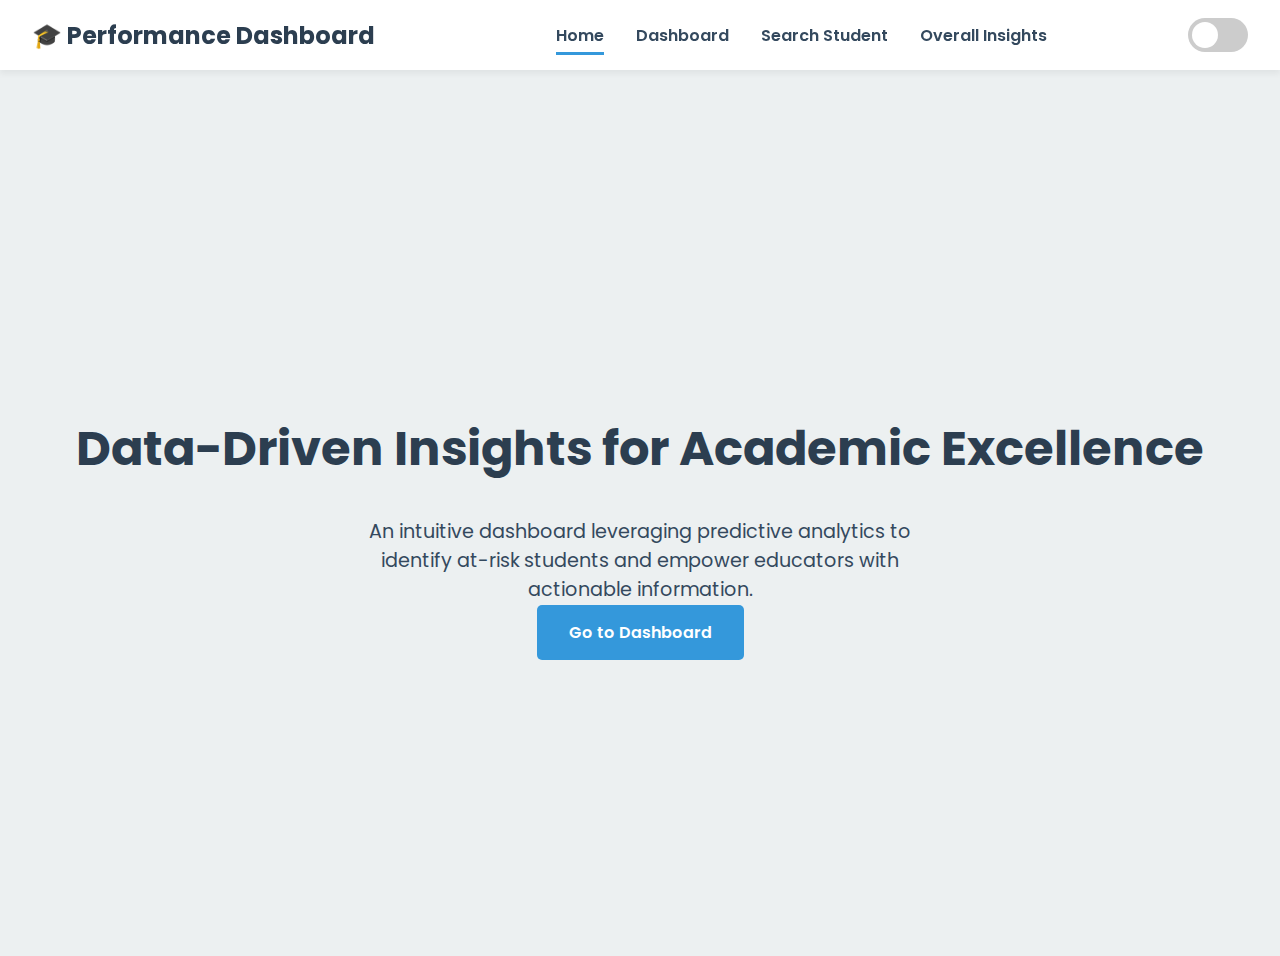
<file: index.html>
<!DOCTYPE html>
<html lang="en">
<head>
    <meta charset="UTF-8">
    <meta name="viewport" content="width=device-width, initial-scale=1.0">
    <title>Student Performance Dashboard</title>
    <link href="https://fonts.googleapis.com/css2?family=Poppins:wght@400;600;700&display=swap" rel="stylesheet">
    <link rel="stylesheet" href="/style.css">
</head>
<body>
    <header>
        <nav>
            <div class="nav-brand">🎓 Performance Dashboard</div>
            <ul>
                <li><a href="/" class="active">Home</a></li>
                <li><a href="/dashboard">Dashboard</a></li>
                <li><a href="/search">Search Student</a></li>
                <li><a href="/insights">Overall Insights</a></li>
            </ul>
            <div class="theme-switch-wrapper">
                <label class="theme-switch" for="checkbox">
                    <input type="checkbox" id="checkbox" />
                    <div class="slider round"></div>
                </label>
            </div>
        </nav>
    </header>

    <main class="container centered-hero">
        <div class="hero-content fade-in">
            <h1>Data-Driven Insights for Academic Excellence</h1>
            <p>An intuitive dashboard leveraging predictive analytics to identify at-risk students and empower educators with actionable information.</p>
            <a href="/dashboard" class="cta-button">Go to Dashboard</a>
        </div>
    </main>

    <script src="/script.js"></script>
</body>
</html>
</file>
<file: style.css>
/* --- Global Styles & Variables --- */
:root {
    --primary-color: #2c3e50;
    --secondary-color: #3498db;
    --background-color: #ecf0f1;
    --surface-color: #ffffff;
    --accent-color: #e74c3c;
    --text-color: #34495e;
    --font-family: 'Poppins', sans-serif;
}

body {
    font-family: var(--font-family);
    margin: 0;
    background-color: var(--background-color);
    color: var(--text-color);
}

/* --- Animations --- */
.fade-in {
    animation: fadeIn 0.8s ease-in-out forwards;
}
.fade-in-delay {
    animation: fadeIn 0.8s ease-in-out 0.2s forwards;
    opacity: 0;
}
.fade-in-delay-2 {
    animation: fadeIn 0.8s ease-in-out 0.4s forwards;
    opacity: 0;
}
@keyframes fadeIn {
    from { opacity: 0; transform: translateY(20px); }
    to { opacity: 1; transform: translateY(0); }
}
.fade-in-delay-3 {
    animation: fadeIn 0.8s ease-in-out 0.6s forwards;
    opacity: 0;
}

/* --- Navigation Bar --- */
header {
    background-color: var(--surface-color);
    box-shadow: 0 4px 6px rgba(0,0,0,0.05);
    padding: 0 2rem;
    position: sticky;
    top: 0;
    z-index: 1000;
}
nav {
    display: flex;
    justify-content: space-between;
    align-items: center;
    max-width: 1400px;
    margin: 0 auto;
    height: 70px;
}
.nav-brand {
    font-size: 1.5rem;
    font-weight: 700;
    color: var(--primary-color);
}
nav ul {
    list-style: none;
    display: flex;
    gap: 2rem;
    margin: 0;
}
nav a {
    text-decoration: none;
    color: var(--text-color);
    font-weight: 600;
    padding: 1.5rem 0;
    transition: color 0.3s ease;
    position: relative;
}
nav a::after {
    content: '';
    position: absolute;
    bottom: 1rem;
    left: 0;
    width: 0;
    height: 3px;
    background-color: var(--secondary-color);
    transition: width 0.3s ease;
}
nav a:hover::after,
nav a.active::after {
    width: 100%;
}

/* --- Main Content & Layout --- */
.container {
    max-width: 1400px;
    margin: 3rem auto;
    padding: 0 2rem;
}
.centered-hero {
    display: flex;
    justify-content: center;
    align-items: center;
    min-height: calc(100vh - 110px); /* Full height minus header/margin */
    text-align: center;
}
.hero-content h1 {
    font-size: 3rem;
    color: var(--primary-color);
}
.hero-content p {
    font-size: 1.2rem;
    max-width: 600px;
    margin: 1rem auto;
}
.cta-button {
    background-color: var(--secondary-color);
    color: white;
    padding: 1rem 2rem;
    border: none;
    border-radius: 5px;
    font-size: 1rem;
    font-weight: 600;
    text-decoration: none;
    cursor: pointer;
    transition: background-color 0.3s ease;
}
.cta-button:hover {
    background-color: #2980b9;
}

/* --- Cards & Widgets --- */
.card {
    background-color: var(--surface-color);
    border-radius: 12px;
    padding: 2rem;
    margin-bottom: 2rem;
    box-shadow: 0 4px 12px rgba(0,0,0,0.08);
    transition: transform 0.3s ease, box-shadow 0.3s ease;
}
.card:hover {
    transform: translateY(-5px);
    box-shadow: 0 8px 16px rgba(0,0,0,0.1);
}
.card-header {
    display: flex;
    justify-content: space-between;
    align-items: center;
    margin-bottom: 1.5rem;
}
.kpi-container {
    display: grid;
    grid-template-columns: repeat(auto-fit, minmax(250px, 1fr));
    gap: 2rem;
}
.kpi-card h3 {
    margin: 0 0 0.5rem 0;
    color: var(--text-color);
    font-size: 1rem;
}
.kpi-card p {
    margin: 0;
    font-size: 2.5rem;
    font-weight: 700;
    color: var(--primary-color);
}
.student-lists {
    display: grid;
    grid-template-columns: 1fr 1fr;
    gap: 2rem;
}
table {
    width: 100%;
    border-collapse: collapse;
}
th, td {
    padding: 1rem;
    text-align: left;
    border-bottom: 1px solid #ecf0f1;
}
th { font-weight: 600; }
.hidden { display: none; }

/* --- Search Page --- */
#search-input {
    width: 100%;
    padding: 1rem;
    font-size: 1.2rem;
    border: 2px solid #bdc3c7;
    border-radius: 8px;
    box-sizing: border-box;
}
.profile-grid {
    display: grid;
    grid-template-columns: 1fr 2fr;
    gap: 2rem;
    align-items: flex-start;
}
.profile-details {
    display: grid;
    grid-template-columns: 1fr 1fr;
    gap: 1rem;
}
.detail-item {
    background: #f9f9f9;
    padding: 1rem;
    border-radius: 8px;
}
.detail-item strong {
    display: block;
    color: var(--primary-color);
    margin-bottom: 0.5rem;
}
.charts-grid {
    display: grid;
    grid-template-columns: repeat(auto-fit, minmax(400px, 1fr));
    gap: 2rem;
}

/* --- Insight Card Styles --- */
.insight-card {
    background-color: #f9f9f9;
    border-left: 5px solid var(--secondary-color);
    padding: 1.5rem;
    margin-top: 1.5rem;
    border-radius: 0 8px 8px 0;
    display: flex;
    justify-content: space-between;
    align-items: center;
}
.insight-card p {
    margin: 0.5rem 0;
}

/* --- Final Polish for Profile Page --- */
.profile-header {
    display: flex;
    justify-content: space-between;
    align-items: flex-start;
    margin-bottom: 2rem;
    border-bottom: 1px solid var(--background-color);
    padding-bottom: 1.5rem;
}

.profile-header h2 {
    margin: 0;
    color: var(--primary-color);
}

.profile-header p {
    margin: 0;
    font-size: 1rem;
    color: #7f8c8d;
}

.profile-overall-stats {
    display: flex;
    gap: 1.5rem;
    align-items: center;
}

.tiny-chart-container {
    width: 100px;
    height: 100px;
}

/* --- Loading Spinner --- */
.loader {
    border: 8px solid #f3f3f3;
    border-top: 8px solid var(--secondary-color);
    border-radius: 50%;
    width: 60px;
    height: 60px;
    animation: spin 1s linear infinite;
    position: absolute;
    top: 50%;
    left: 50%;
    margin-left: -30px;
    margin-top: -30px;
    display: none; /* Hidden by default */
}
@keyframes spin {
    0% { transform: rotate(0deg); }
    100% { transform: rotate(360deg); }
}

/* --- Dark Mode Toggle Switch --- */
.theme-switch-wrapper {
    display: flex;
    align-items: center;
}
.theme-switch {
    display: inline-block;
    height: 34px;
    position: relative;
    width: 60px;
}
.theme-switch input {
    display: none;
}
.slider {
    background-color: #ccc;
    bottom: 0;
    cursor: pointer;
    left: 0;
    position: absolute;
    right: 0;
    top: 0;
    transition: .4s;
}
.slider:before {
    background-color: #fff;
    bottom: 4px;
    content: "";
    height: 26px;
    left: 4px;
    position: absolute;
    transition: .4s;
    width: 26px;
}
input:checked + .slider {
    background-color: var(--secondary-color);
}
input:checked + .slider:before {
    transform: translateX(26px);
}
.slider.round {
    border-radius: 34px;
}
.slider.round:before {
    border-radius: 50%;
}

/* --- Dark Mode Color Variables --- */
body.dark-mode {
    --primary-color: #ecf0f1;
    --secondary-color: #3498db;
    --background-color: #2c3e50;
    --surface-color: #34495e;
    --text-color: #ecf0f1;
    --accent-color: #e74c3c;
}

body.dark-mode nav a {
    color: #ecf0f1;
}
body.dark-mode table {
    color: #ecf0f1;
}
body.dark-mode .detail-item {
    background: #2c3e50;
}
</file>
